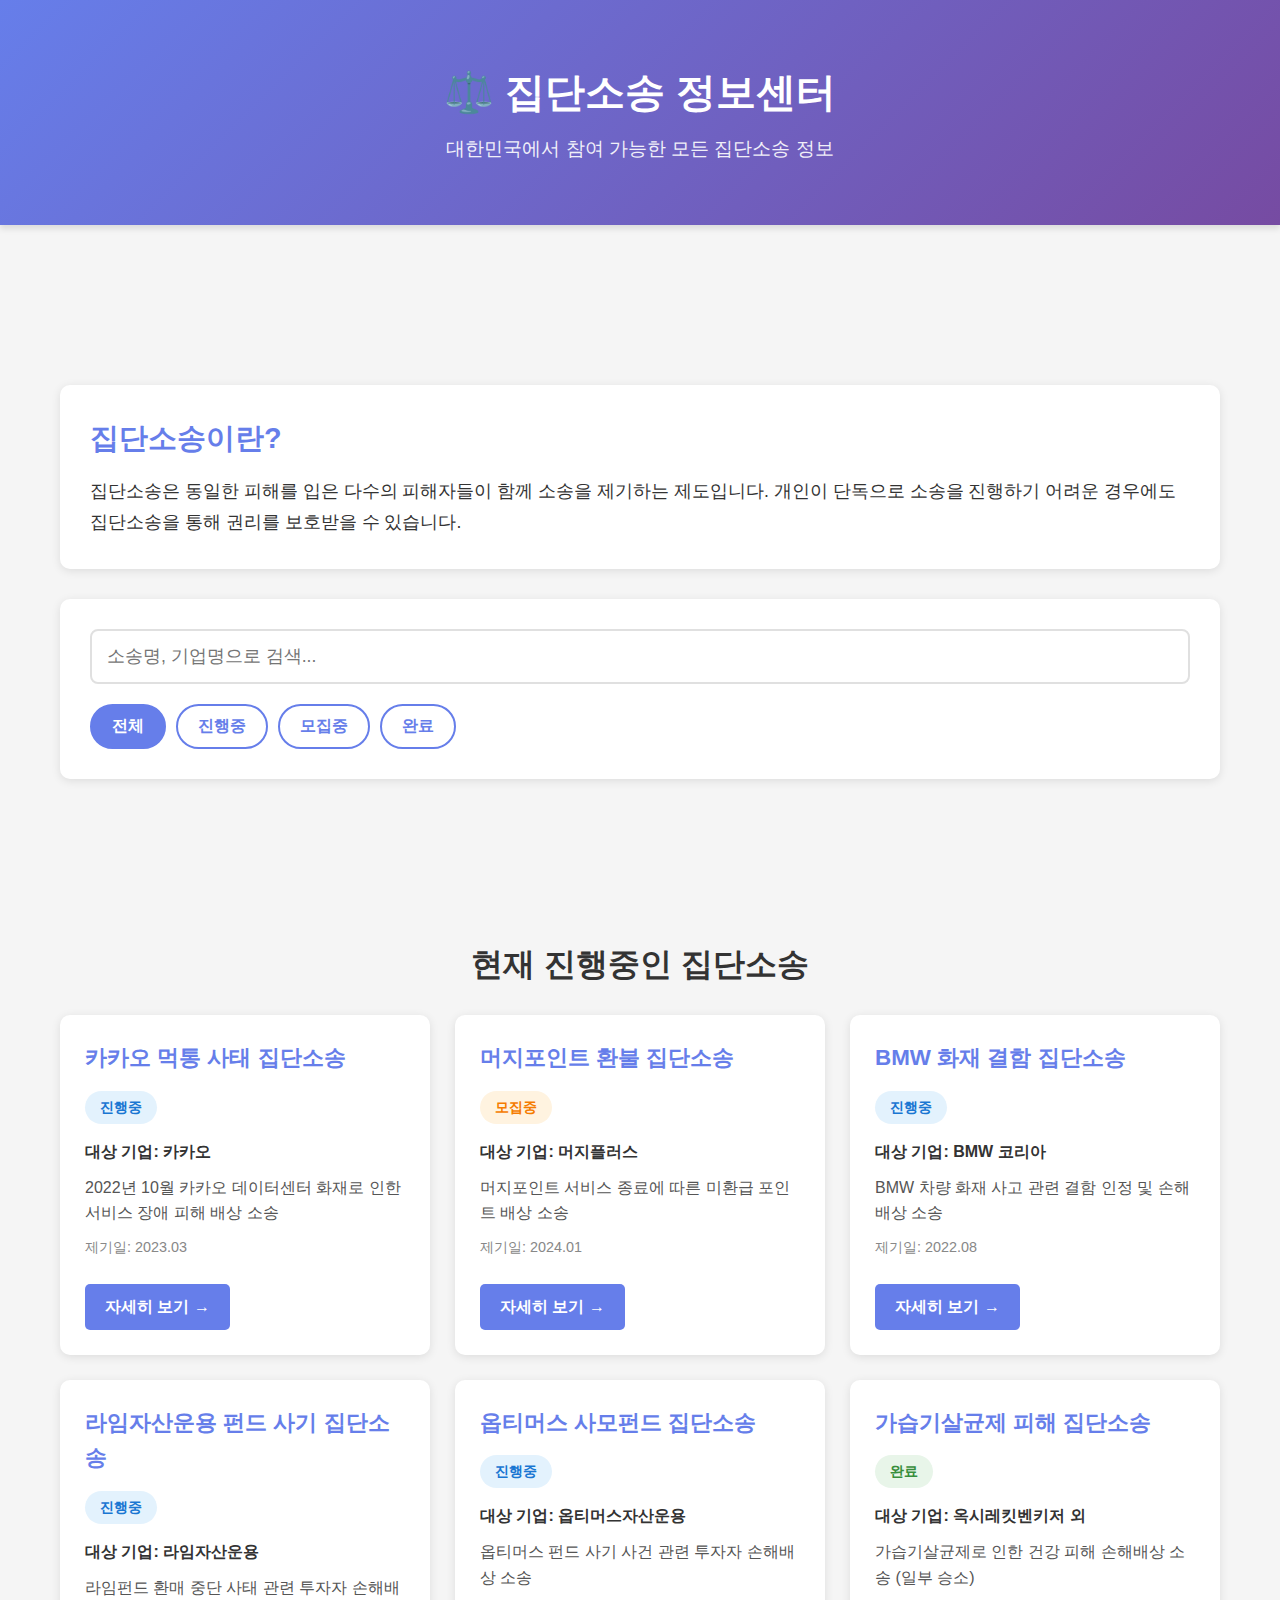
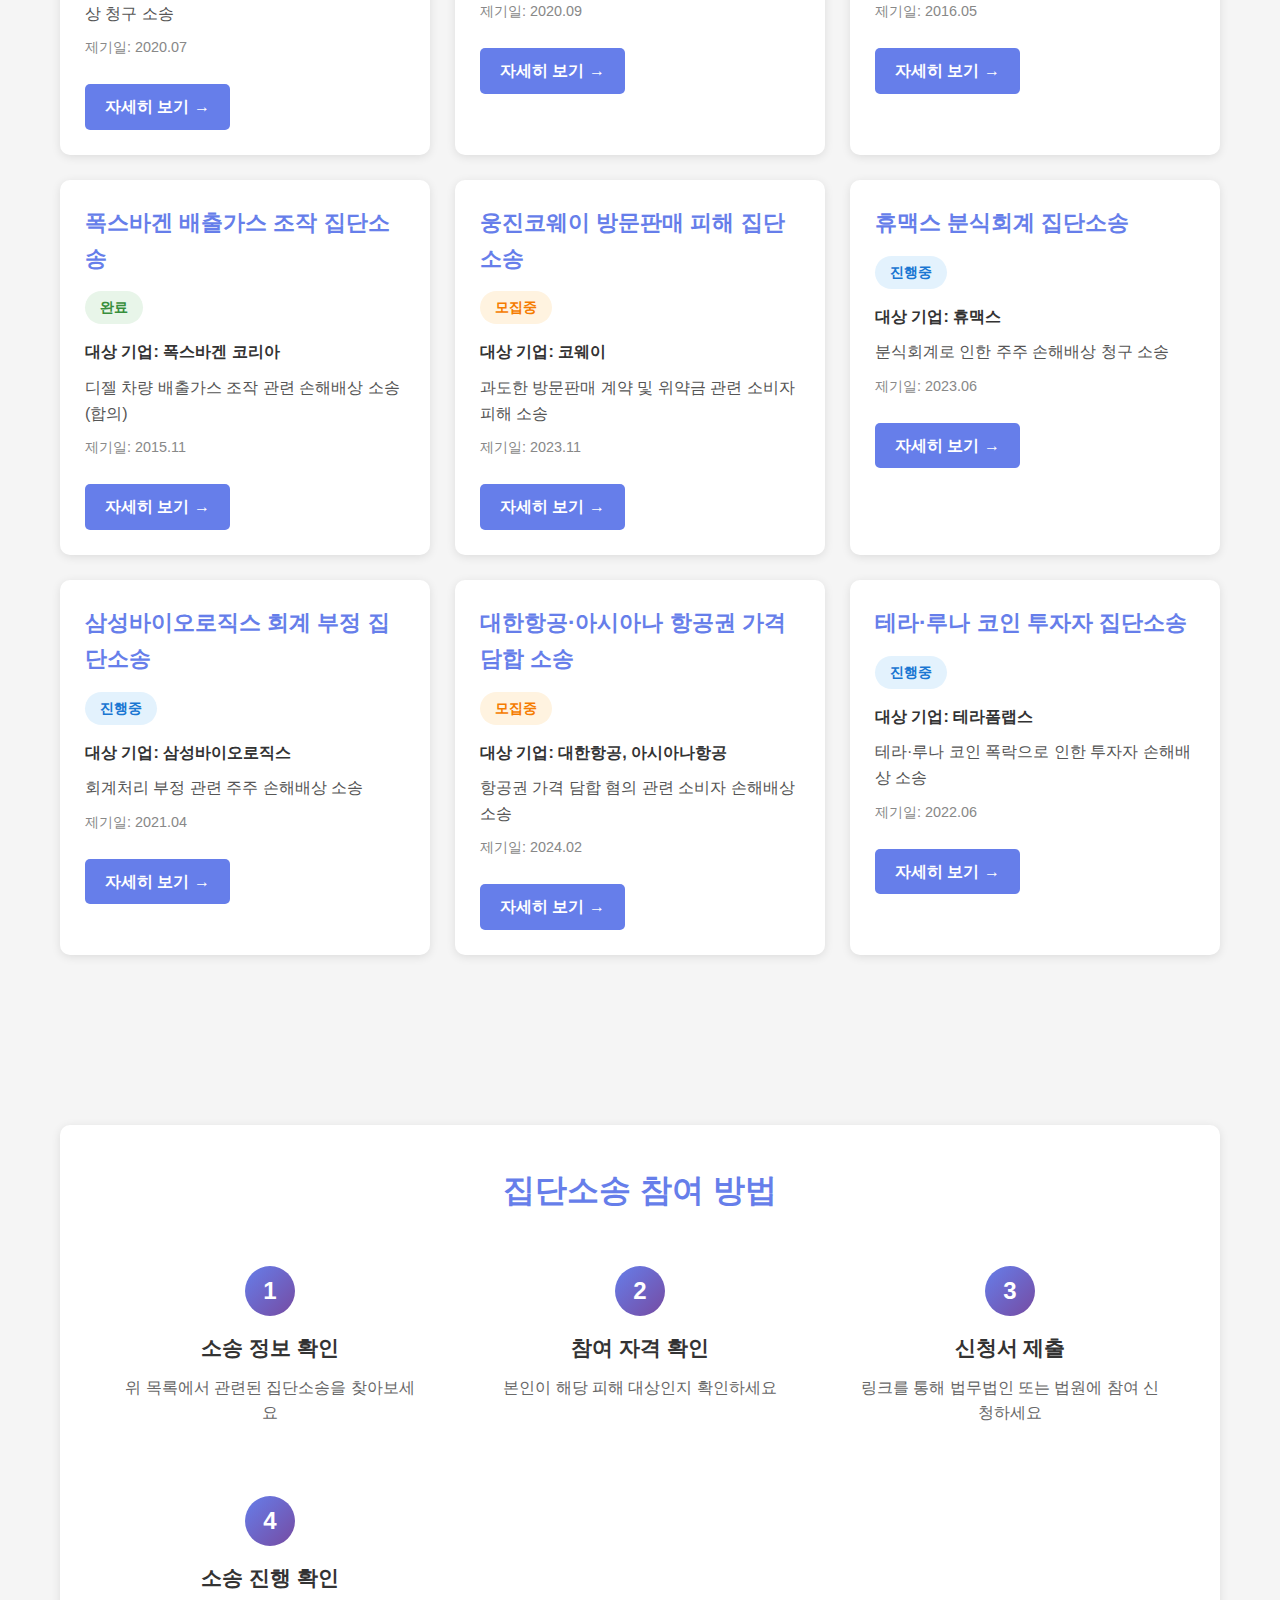
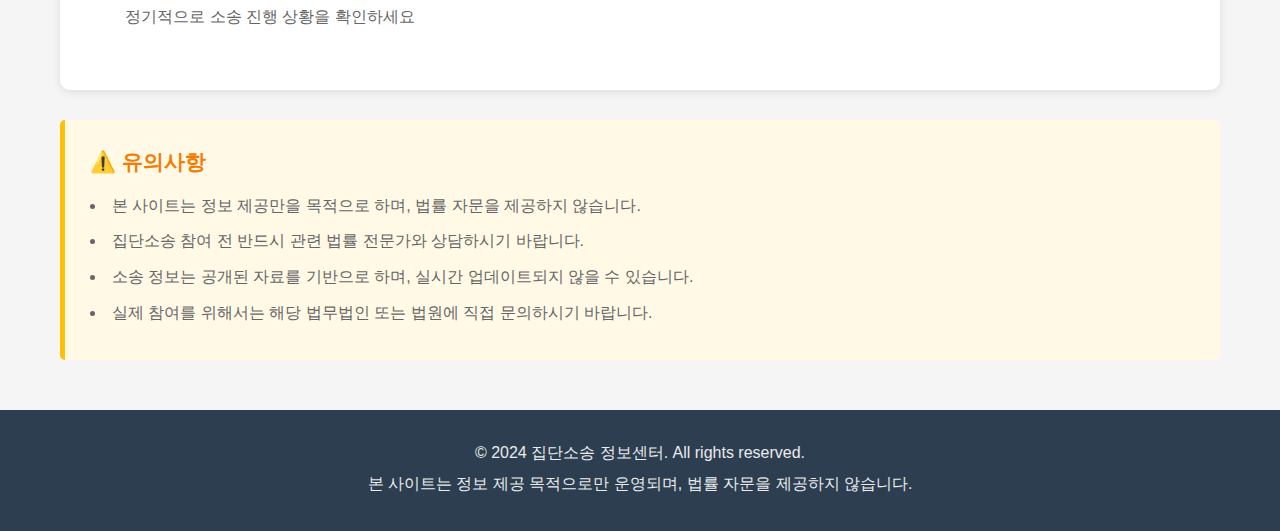
<file: index.html>
<!DOCTYPE html>
<html lang="ko">
<head>
    <meta charset="UTF-8">
    <meta name="viewport" content="width=device-width, initial-scale=1.0">
    <meta name="description" content="대한민국 집단소송 정보 - 참여 가능한 모든 집단소송 정보를 한 곳에서">
    <meta name="keywords" content="집단소송, 소비자소송, 법률정보, 손해배상, 대한민국">
    <title>집단소송 정보센터 | 대한민국 집단소송 통합 정보</title>
    <link rel="stylesheet" href="styles.css">

    <!-- Google AdSense -->
    <script async src="https://pagead2.googlesyndication.com/pagead/js/adsbygoogle.js?client=ca-pub-XXXXXXXXXXXXXXXX"
     crossorigin="anonymous"></script>
</head>
<body>
    <header>
        <div class="container">
            <h1>⚖️ 집단소송 정보센터</h1>
            <p class="subtitle">대한민국에서 참여 가능한 모든 집단소송 정보</p>
        </div>
    </header>

    <!-- AdSense 광고 영역 1 (상단) -->
    <div class="ad-container">
        <ins class="adsbygoogle"
             style="display:block"
             data-ad-client="ca-pub-XXXXXXXXXXXXXXXX"
             data-ad-slot="XXXXXXXXXX"
             data-ad-format="auto"
             data-full-width-responsive="true"></ins>
        <script>
             (adsbygoogle = window.adsbygoogle || []).push({});
        </script>
    </div>

    <main class="container">
        <section class="intro">
            <h2>집단소송이란?</h2>
            <p>집단소송은 동일한 피해를 입은 다수의 피해자들이 함께 소송을 제기하는 제도입니다.
            개인이 단독으로 소송을 진행하기 어려운 경우에도 집단소송을 통해 권리를 보호받을 수 있습니다.</p>
        </section>

        <section class="search-section">
            <input type="text" id="searchInput" placeholder="소송명, 기업명으로 검색..." class="search-box">
            <div class="filter-buttons">
                <button class="filter-btn active" data-category="all">전체</button>
                <button class="filter-btn" data-category="진행중">진행중</button>
                <button class="filter-btn" data-category="모집중">모집중</button>
                <button class="filter-btn" data-category="완료">완료</button>
            </div>
        </section>

        <!-- AdSense 광고 영역 2 (중간) -->
        <div class="ad-container">
            <ins class="adsbygoogle"
                 style="display:block"
                 data-ad-client="ca-pub-XXXXXXXXXXXXXXXX"
                 data-ad-slot="XXXXXXXXXX"
                 data-ad-format="auto"
                 data-full-width-responsive="true"></ins>
            <script>
                 (adsbygoogle = window.adsbygoogle || []).push({});
            </script>
        </div>

        <section class="lawsuits-section">
            <h2>현재 진행중인 집단소송</h2>
            <div id="lawsuitsList" class="lawsuits-grid">
                <!-- JavaScript로 동적 생성 -->
            </div>
        </section>

        <!-- AdSense 광고 영역 3 (하단) -->
        <div class="ad-container">
            <ins class="adsbygoogle"
                 style="display:block"
                 data-ad-client="ca-pub-XXXXXXXXXXXXXXXX"
                 data-ad-slot="XXXXXXXXXX"
                 data-ad-format="auto"
                 data-full-width-responsive="true"></ins>
            <script>
                 (adsbygoogle = window.adsbygoogle || []).push({});
            </script>
        </div>

        <section class="info-section">
            <h2>집단소송 참여 방법</h2>
            <div class="steps">
                <div class="step">
                    <div class="step-number">1</div>
                    <h3>소송 정보 확인</h3>
                    <p>위 목록에서 관련된 집단소송을 찾아보세요</p>
                </div>
                <div class="step">
                    <div class="step-number">2</div>
                    <h3>참여 자격 확인</h3>
                    <p>본인이 해당 피해 대상인지 확인하세요</p>
                </div>
                <div class="step">
                    <div class="step-number">3</div>
                    <h3>신청서 제출</h3>
                    <p>링크를 통해 법무법인 또는 법원에 참여 신청하세요</p>
                </div>
                <div class="step">
                    <div class="step-number">4</div>
                    <h3>소송 진행 확인</h3>
                    <p>정기적으로 소송 진행 상황을 확인하세요</p>
                </div>
            </div>
        </section>

        <section class="notice">
            <h3>⚠️ 유의사항</h3>
            <ul>
                <li>본 사이트는 정보 제공만을 목적으로 하며, 법률 자문을 제공하지 않습니다.</li>
                <li>집단소송 참여 전 반드시 관련 법률 전문가와 상담하시기 바랍니다.</li>
                <li>소송 정보는 공개된 자료를 기반으로 하며, 실시간 업데이트되지 않을 수 있습니다.</li>
                <li>실제 참여를 위해서는 해당 법무법인 또는 법원에 직접 문의하시기 바랍니다.</li>
            </ul>
        </section>
    </main>

    <footer>
        <div class="container">
            <p>&copy; 2024 집단소송 정보센터. All rights reserved.</p>
            <p>본 사이트는 정보 제공 목적으로만 운영되며, 법률 자문을 제공하지 않습니다.</p>
        </div>
    </footer>

    <script src="script.js"></script>
</body>
</html>
</file>
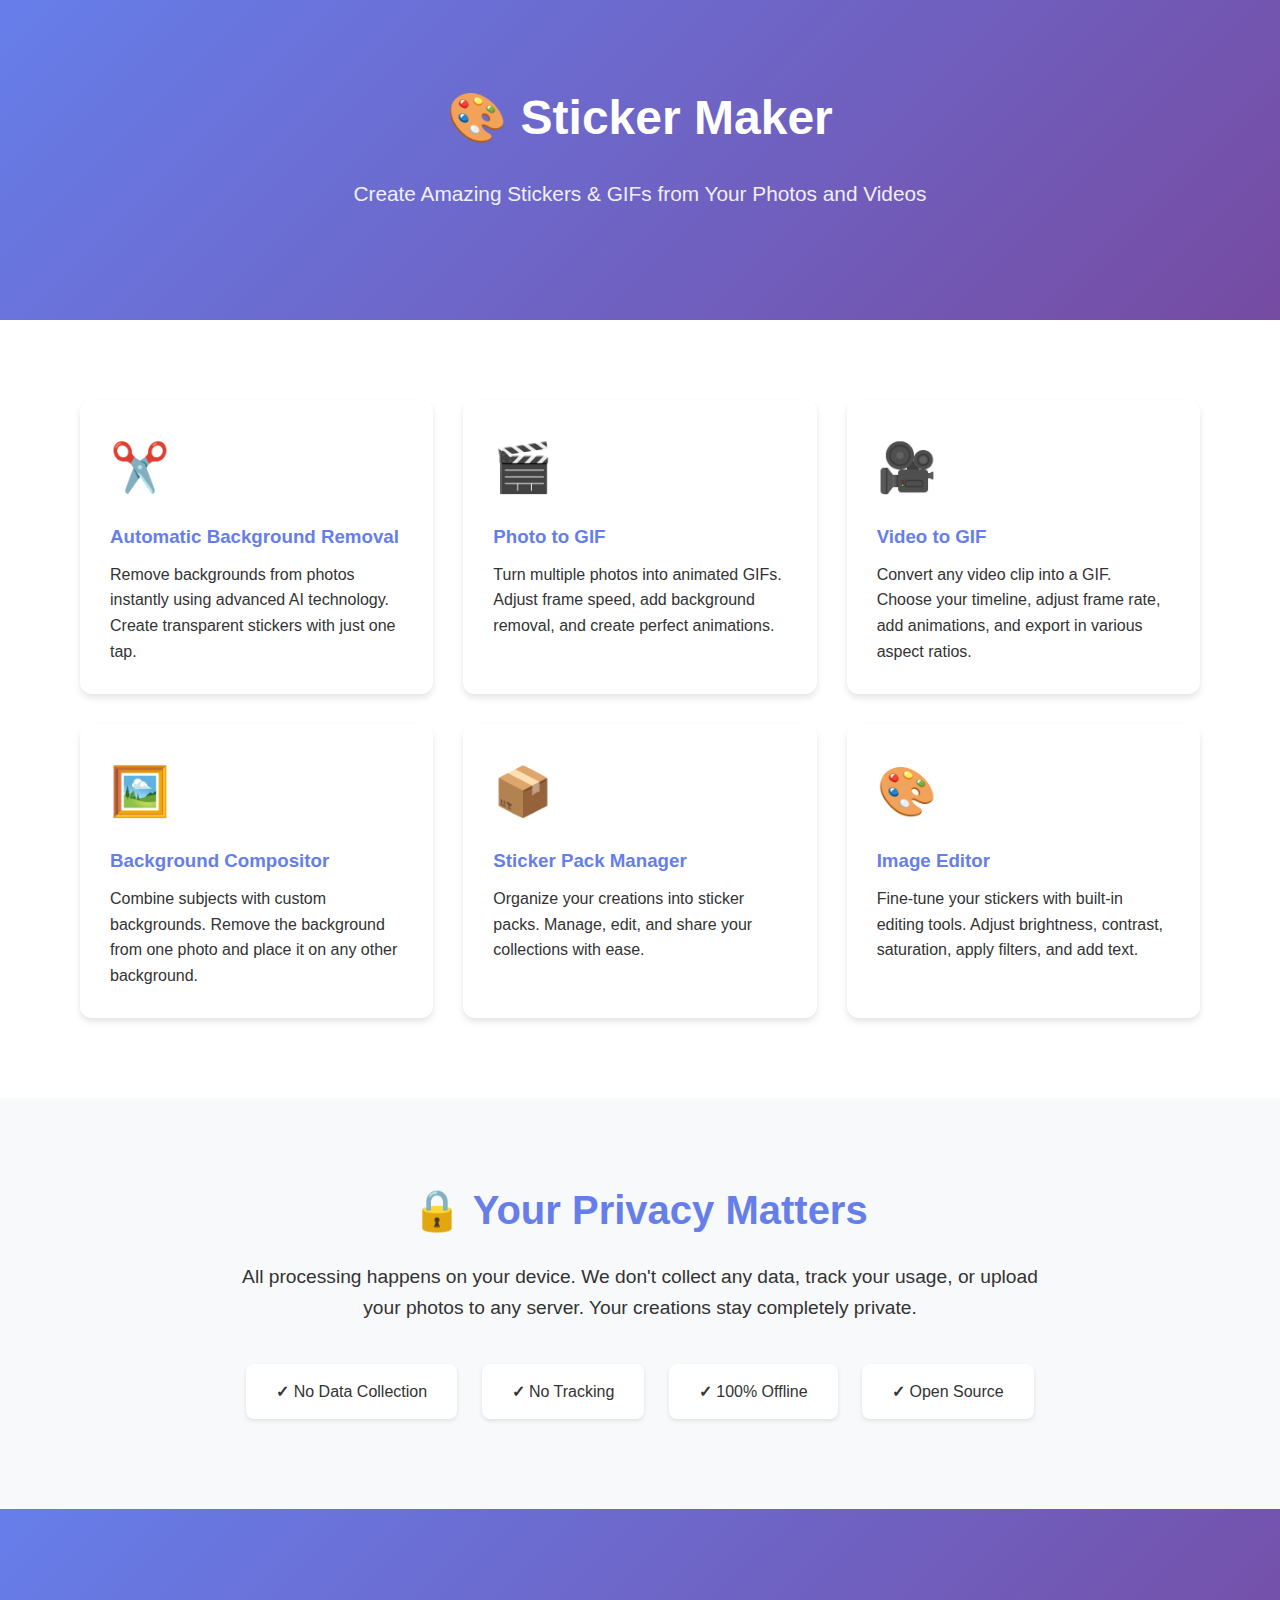
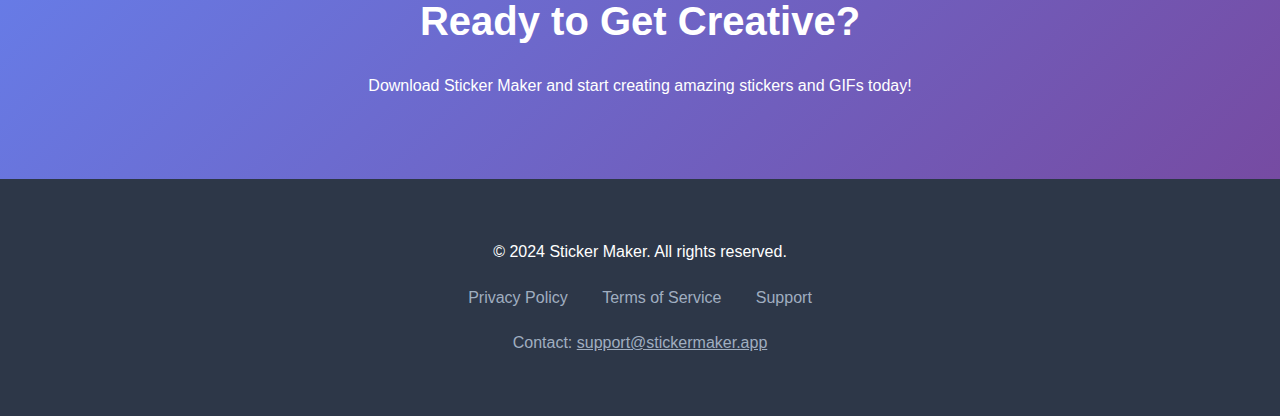
<file: docs/index.html>
<!DOCTYPE html>
<html lang="en">
<head>
    <meta charset="UTF-8">
    <meta name="viewport" content="width=device-width, initial-scale=1.0">
    <title>Sticker Maker - Create Amazing Stickers & GIFs</title>
    <meta name="description" content="Create beautiful stickers and GIFs from your photos and videos. Remove backgrounds, create animations, and manage your sticker collections - all with complete privacy.">
    <style>
        * {
            margin: 0;
            padding: 0;
            box-sizing: border-box;
        }
        body {
            font-family: -apple-system, BlinkMacSystemFont, 'Segoe UI', Roboto, Oxygen, Ubuntu, Cantarell, sans-serif;
            line-height: 1.6;
            color: #333;
        }
        .header {
            background: linear-gradient(135deg, #667eea 0%, #764ba2 100%);
            color: white;
            padding: 80px 20px;
            text-align: center;
        }
        .header h1 {
            font-size: 3em;
            margin-bottom: 20px;
        }
        .header p {
            font-size: 1.3em;
            margin-bottom: 30px;
            opacity: 0.9;
        }
        .app-badge {
            display: inline-block;
            margin: 10px;
        }
        .container {
            max-width: 1200px;
            margin: 0 auto;
            padding: 20px;
        }
        .features {
            display: grid;
            grid-template-columns: repeat(auto-fit, minmax(280px, 1fr));
            gap: 30px;
            padding: 60px 20px;
        }
        .feature-card {
            background: white;
            padding: 30px;
            border-radius: 12px;
            box-shadow: 0 4px 6px rgba(0,0,0,0.1);
            transition: transform 0.3s ease;
        }
        .feature-card:hover {
            transform: translateY(-5px);
            box-shadow: 0 6px 12px rgba(0,0,0,0.15);
        }
        .feature-icon {
            font-size: 3em;
            margin-bottom: 15px;
        }
        .feature-card h3 {
            color: #667eea;
            margin-bottom: 10px;
        }
        .privacy-section {
            background-color: #f8f9fa;
            padding: 60px 20px;
            text-align: center;
        }
        .privacy-section h2 {
            color: #667eea;
            font-size: 2.5em;
            margin-bottom: 20px;
        }
        .privacy-section p {
            font-size: 1.2em;
            max-width: 800px;
            margin: 0 auto 30px;
        }
        .privacy-badge {
            display: inline-block;
            background: white;
            padding: 15px 30px;
            margin: 10px;
            border-radius: 8px;
            box-shadow: 0 2px 4px rgba(0,0,0,0.1);
        }
        .footer {
            background-color: #2d3748;
            color: white;
            padding: 40px 20px;
            text-align: center;
        }
        .footer-links {
            margin: 20px 0;
        }
        .footer-links a {
            color: #a0aec0;
            text-decoration: none;
            margin: 0 15px;
            transition: color 0.3s ease;
        }
        .footer-links a:hover {
            color: white;
        }
        .cta-section {
            background: linear-gradient(135deg, #667eea 0%, #764ba2 100%);
            color: white;
            padding: 60px 20px;
            text-align: center;
        }
        .cta-section h2 {
            font-size: 2.5em;
            margin-bottom: 20px;
        }
        .cta-button {
            display: inline-block;
            background: white;
            color: #667eea;
            padding: 15px 40px;
            border-radius: 30px;
            text-decoration: none;
            font-weight: bold;
            font-size: 1.2em;
            margin-top: 20px;
            transition: transform 0.3s ease;
        }
        .cta-button:hover {
            transform: scale(1.05);
        }
        @media (max-width: 768px) {
            .header h1 {
                font-size: 2em;
            }
            .header p {
                font-size: 1.1em;
            }
            .features {
                grid-template-columns: 1fr;
            }
        }
    </style>
</head>
<body>
    <div class="header">
        <h1>🎨 Sticker Maker</h1>
        <p>Create Amazing Stickers & GIFs from Your Photos and Videos</p>
        <!-- App Store badge placeholder - replace with actual link when published -->
        <!-- <a href="#" class="app-badge">
            <img src="app-store-badge.svg" alt="Download on the App Store" height="50">
        </a> -->
    </div>

    <div class="container">
        <div class="features">
            <div class="feature-card">
                <div class="feature-icon">✂️</div>
                <h3>Automatic Background Removal</h3>
                <p>Remove backgrounds from photos instantly using advanced AI technology. Create transparent stickers with just one tap.</p>
            </div>

            <div class="feature-card">
                <div class="feature-icon">🎬</div>
                <h3>Photo to GIF</h3>
                <p>Turn multiple photos into animated GIFs. Adjust frame speed, add background removal, and create perfect animations.</p>
            </div>

            <div class="feature-card">
                <div class="feature-icon">🎥</div>
                <h3>Video to GIF</h3>
                <p>Convert any video clip into a GIF. Choose your timeline, adjust frame rate, add animations, and export in various aspect ratios.</p>
            </div>

            <div class="feature-card">
                <div class="feature-icon">🖼️</div>
                <h3>Background Compositor</h3>
                <p>Combine subjects with custom backgrounds. Remove the background from one photo and place it on any other background.</p>
            </div>

            <div class="feature-card">
                <div class="feature-icon">📦</div>
                <h3>Sticker Pack Manager</h3>
                <p>Organize your creations into sticker packs. Manage, edit, and share your collections with ease.</p>
            </div>

            <div class="feature-card">
                <div class="feature-icon">🎨</div>
                <h3>Image Editor</h3>
                <p>Fine-tune your stickers with built-in editing tools. Adjust brightness, contrast, saturation, apply filters, and add text.</p>
            </div>
        </div>
    </div>

    <div class="privacy-section">
        <div class="container">
            <h2>🔒 Your Privacy Matters</h2>
            <p>All processing happens on your device. We don't collect any data, track your usage, or upload your photos to any server. Your creations stay completely private.</p>
            <div>
                <div class="privacy-badge">
                    <strong>✓</strong> No Data Collection
                </div>
                <div class="privacy-badge">
                    <strong>✓</strong> No Tracking
                </div>
                <div class="privacy-badge">
                    <strong>✓</strong> 100% Offline
                </div>
                <div class="privacy-badge">
                    <strong>✓</strong> Open Source
                </div>
            </div>
        </div>
    </div>

    <div class="cta-section">
        <div class="container">
            <h2>Ready to Get Creative?</h2>
            <p>Download Sticker Maker and start creating amazing stickers and GIFs today!</p>
            <!-- App Store link placeholder -->
            <!-- <a href="#" class="cta-button">Download Now</a> -->
        </div>
    </div>

    <div class="footer">
        <div class="container">
            <p>&copy; 2024 Sticker Maker. All rights reserved.</p>
            <div class="footer-links">
                <a href="privacy-policy.html">Privacy Policy</a>
                <a href="terms-of-service.html">Terms of Service</a>
                <a href="support.html">Support</a>
            </div>
            <p style="margin-top: 20px; color: #a0aec0;">
                Contact: <a href="mailto:support@stickermaker.app" style="color: #a0aec0;">support@stickermaker.app</a>
            </p>
        </div>
    </div>
</body>
</html>
</file>
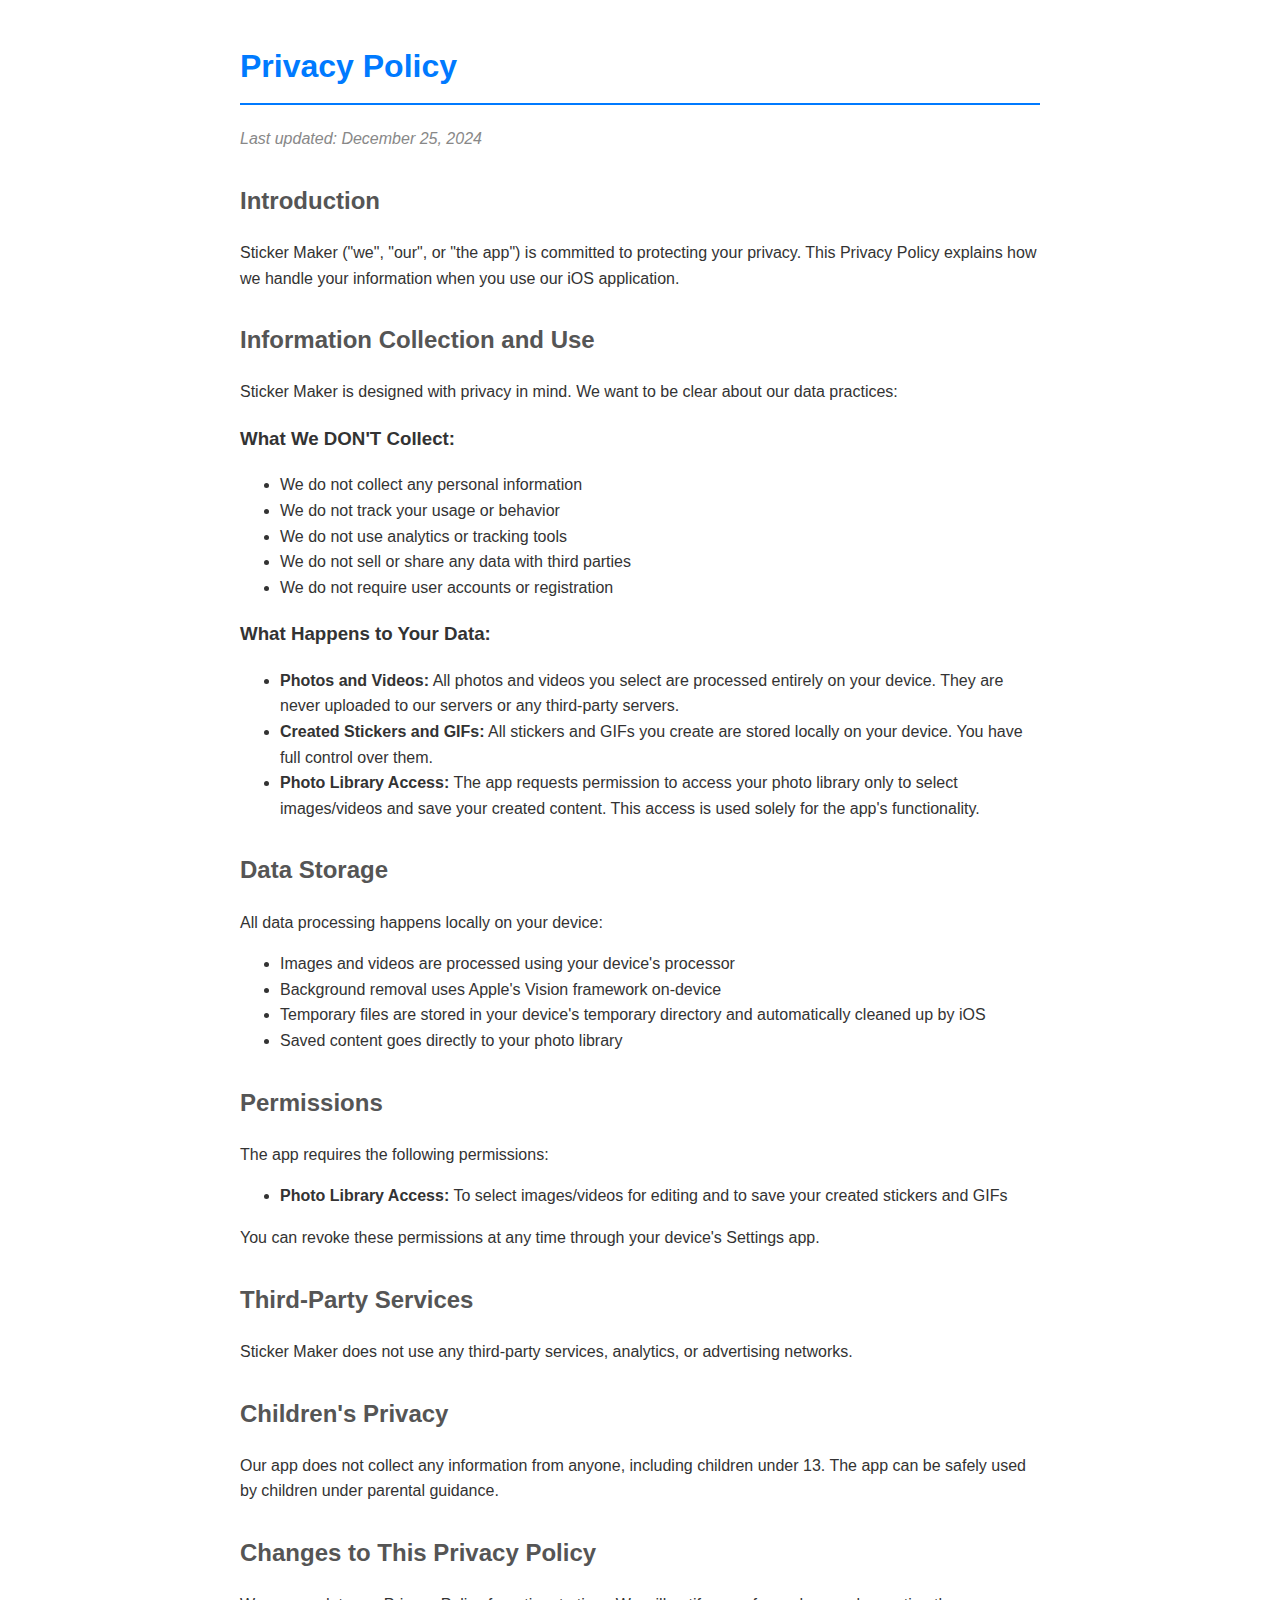
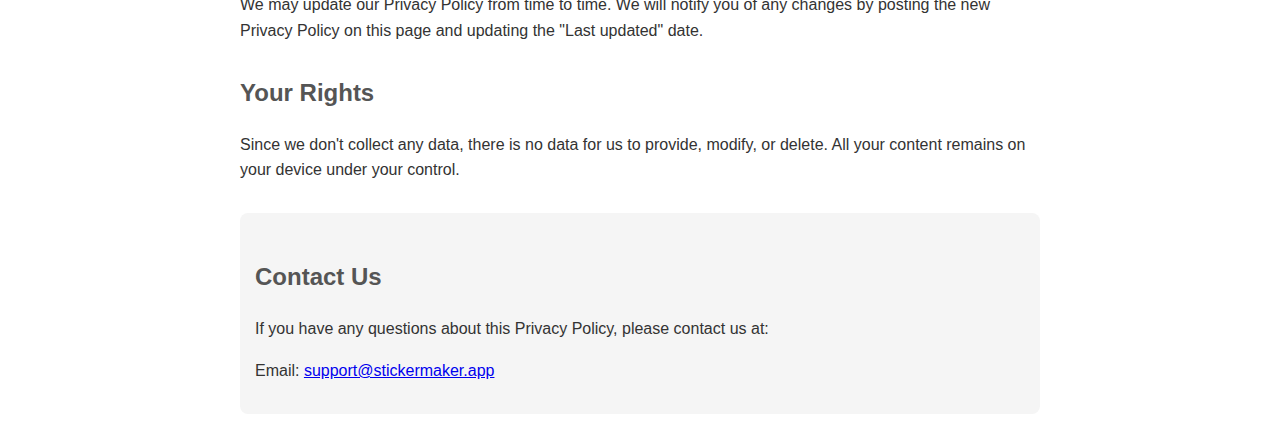
<file: docs/privacy-policy.html>
<!DOCTYPE html>
<html lang="en">
<head>
    <meta charset="UTF-8">
    <meta name="viewport" content="width=device-width, initial-scale=1.0">
    <title>Privacy Policy - Sticker Maker</title>
    <style>
        body {
            font-family: -apple-system, BlinkMacSystemFont, 'Segoe UI', Roboto, Oxygen, Ubuntu, Cantarell, sans-serif;
            line-height: 1.6;
            max-width: 800px;
            margin: 0 auto;
            padding: 20px;
            color: #333;
        }
        h1 {
            color: #007AFF;
            border-bottom: 2px solid #007AFF;
            padding-bottom: 10px;
        }
        h2 {
            color: #555;
            margin-top: 30px;
        }
        .last-updated {
            color: #888;
            font-style: italic;
        }
        .contact {
            background-color: #f5f5f5;
            padding: 15px;
            border-radius: 8px;
            margin-top: 30px;
        }
    </style>
</head>
<body>
    <h1>Privacy Policy</h1>
    <p class="last-updated">Last updated: December 25, 2024</p>

    <h2>Introduction</h2>
    <p>Sticker Maker ("we", "our", or "the app") is committed to protecting your privacy. This Privacy Policy explains how we handle your information when you use our iOS application.</p>

    <h2>Information Collection and Use</h2>
    <p>Sticker Maker is designed with privacy in mind. We want to be clear about our data practices:</p>
    
    <h3>What We DON'T Collect:</h3>
    <ul>
        <li>We do not collect any personal information</li>
        <li>We do not track your usage or behavior</li>
        <li>We do not use analytics or tracking tools</li>
        <li>We do not sell or share any data with third parties</li>
        <li>We do not require user accounts or registration</li>
    </ul>

    <h3>What Happens to Your Data:</h3>
    <ul>
        <li><strong>Photos and Videos:</strong> All photos and videos you select are processed entirely on your device. They are never uploaded to our servers or any third-party servers.</li>
        <li><strong>Created Stickers and GIFs:</strong> All stickers and GIFs you create are stored locally on your device. You have full control over them.</li>
        <li><strong>Photo Library Access:</strong> The app requests permission to access your photo library only to select images/videos and save your created content. This access is used solely for the app's functionality.</li>
    </ul>

    <h2>Data Storage</h2>
    <p>All data processing happens locally on your device:</p>
    <ul>
        <li>Images and videos are processed using your device's processor</li>
        <li>Background removal uses Apple's Vision framework on-device</li>
        <li>Temporary files are stored in your device's temporary directory and automatically cleaned up by iOS</li>
        <li>Saved content goes directly to your photo library</li>
    </ul>

    <h2>Permissions</h2>
    <p>The app requires the following permissions:</p>
    <ul>
        <li><strong>Photo Library Access:</strong> To select images/videos for editing and to save your created stickers and GIFs</li>
    </ul>
    <p>You can revoke these permissions at any time through your device's Settings app.</p>

    <h2>Third-Party Services</h2>
    <p>Sticker Maker does not use any third-party services, analytics, or advertising networks.</p>

    <h2>Children's Privacy</h2>
    <p>Our app does not collect any information from anyone, including children under 13. The app can be safely used by children under parental guidance.</p>

    <h2>Changes to This Privacy Policy</h2>
    <p>We may update our Privacy Policy from time to time. We will notify you of any changes by posting the new Privacy Policy on this page and updating the "Last updated" date.</p>

    <h2>Your Rights</h2>
    <p>Since we don't collect any data, there is no data for us to provide, modify, or delete. All your content remains on your device under your control.</p>

    <div class="contact">
        <h2>Contact Us</h2>
        <p>If you have any questions about this Privacy Policy, please contact us at:</p>
        <p>Email: <a href="mailto:support@stickermaker.app">support@stickermaker.app</a></p>
    </div>
</body>
</html>
</file>
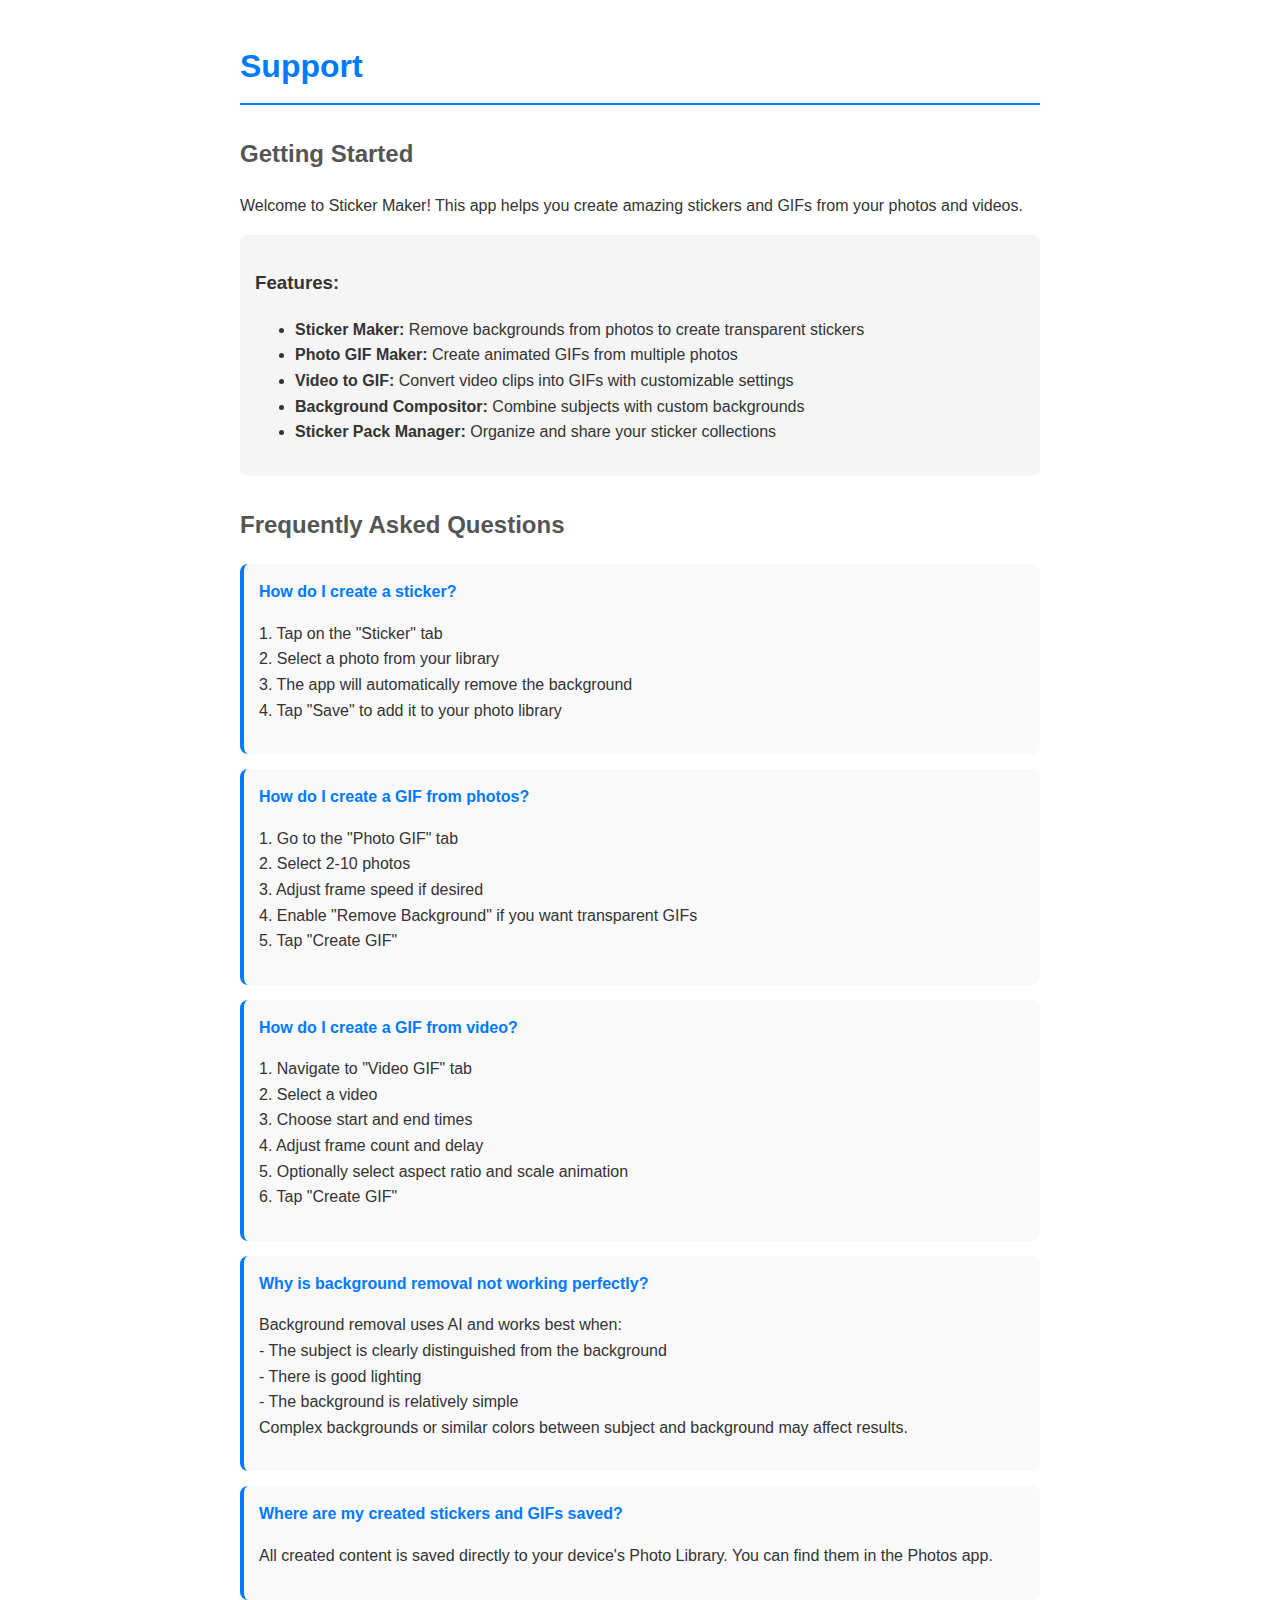
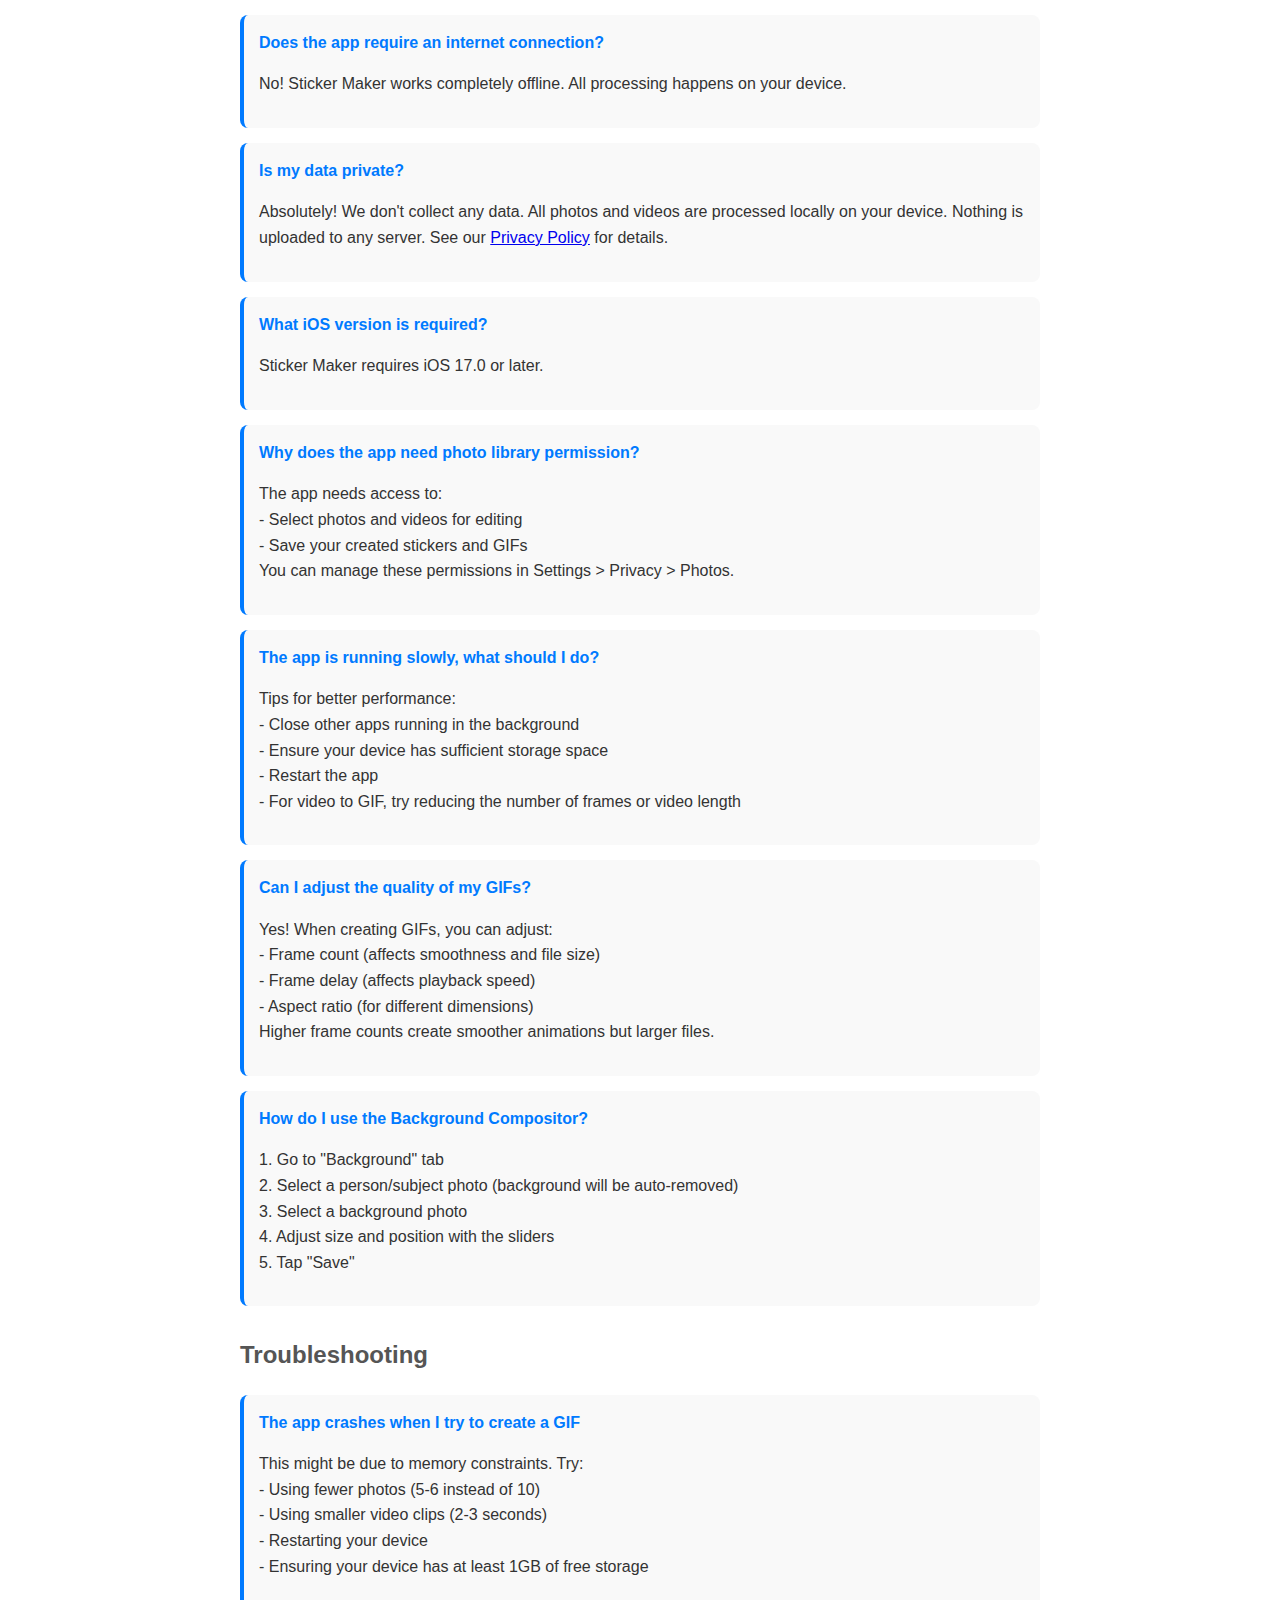
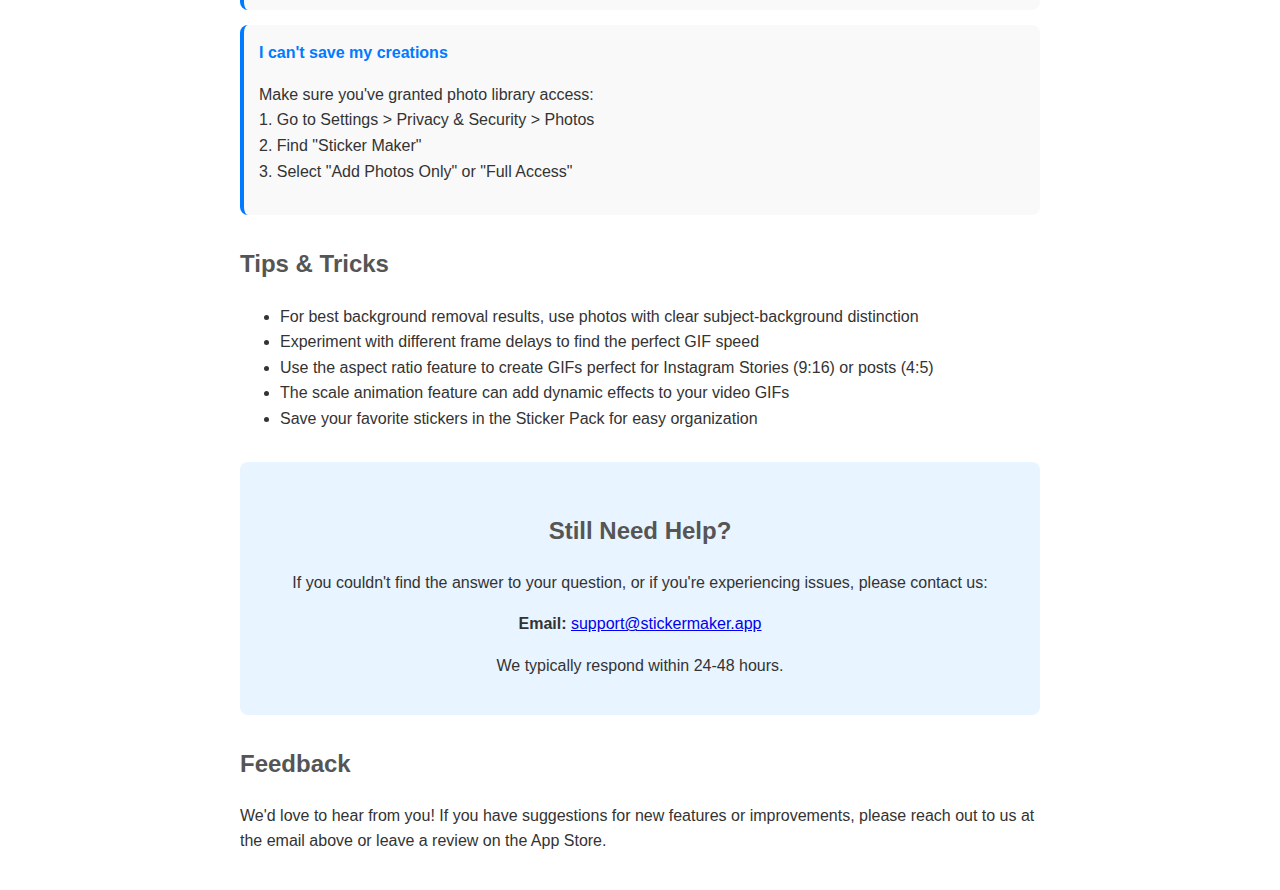
<file: docs/support.html>
<!DOCTYPE html>
<html lang="en">
<head>
    <meta charset="UTF-8">
    <meta name="viewport" content="width=device-width, initial-scale=1.0">
    <title>Support - Sticker Maker</title>
    <style>
        body {
            font-family: -apple-system, BlinkMacSystemFont, 'Segoe UI', Roboto, Oxygen, Ubuntu, Cantarell, sans-serif;
            line-height: 1.6;
            max-width: 800px;
            margin: 0 auto;
            padding: 20px;
            color: #333;
        }
        h1 {
            color: #007AFF;
            border-bottom: 2px solid #007AFF;
            padding-bottom: 10px;
        }
        h2 {
            color: #555;
            margin-top: 30px;
        }
        .faq-item {
            background-color: #f9f9f9;
            padding: 15px;
            margin: 15px 0;
            border-radius: 8px;
            border-left: 4px solid #007AFF;
        }
        .faq-question {
            font-weight: bold;
            color: #007AFF;
            margin-bottom: 8px;
        }
        .contact-box {
            background-color: #e8f4ff;
            padding: 20px;
            border-radius: 8px;
            margin-top: 30px;
            text-align: center;
        }
        .feature-list {
            background-color: #f5f5f5;
            padding: 15px;
            border-radius: 8px;
        }
        code {
            background-color: #f0f0f0;
            padding: 2px 6px;
            border-radius: 3px;
            font-family: 'Monaco', 'Menlo', monospace;
        }
    </style>
</head>
<body>
    <h1>Support</h1>

    <h2>Getting Started</h2>
    <p>Welcome to Sticker Maker! This app helps you create amazing stickers and GIFs from your photos and videos.</p>

    <div class="feature-list">
        <h3>Features:</h3>
        <ul>
            <li><strong>Sticker Maker:</strong> Remove backgrounds from photos to create transparent stickers</li>
            <li><strong>Photo GIF Maker:</strong> Create animated GIFs from multiple photos</li>
            <li><strong>Video to GIF:</strong> Convert video clips into GIFs with customizable settings</li>
            <li><strong>Background Compositor:</strong> Combine subjects with custom backgrounds</li>
            <li><strong>Sticker Pack Manager:</strong> Organize and share your sticker collections</li>
        </ul>
    </div>

    <h2>Frequently Asked Questions</h2>

    <div class="faq-item">
        <div class="faq-question">How do I create a sticker?</div>
        <p>1. Tap on the "Sticker" tab<br>
        2. Select a photo from your library<br>
        3. The app will automatically remove the background<br>
        4. Tap "Save" to add it to your photo library</p>
    </div>

    <div class="faq-item">
        <div class="faq-question">How do I create a GIF from photos?</div>
        <p>1. Go to the "Photo GIF" tab<br>
        2. Select 2-10 photos<br>
        3. Adjust frame speed if desired<br>
        4. Enable "Remove Background" if you want transparent GIFs<br>
        5. Tap "Create GIF"</p>
    </div>

    <div class="faq-item">
        <div class="faq-question">How do I create a GIF from video?</div>
        <p>1. Navigate to "Video GIF" tab<br>
        2. Select a video<br>
        3. Choose start and end times<br>
        4. Adjust frame count and delay<br>
        5. Optionally select aspect ratio and scale animation<br>
        6. Tap "Create GIF"</p>
    </div>

    <div class="faq-item">
        <div class="faq-question">Why is background removal not working perfectly?</div>
        <p>Background removal uses AI and works best when:<br>
        - The subject is clearly distinguished from the background<br>
        - There is good lighting<br>
        - The background is relatively simple<br>
        Complex backgrounds or similar colors between subject and background may affect results.</p>
    </div>

    <div class="faq-item">
        <div class="faq-question">Where are my created stickers and GIFs saved?</div>
        <p>All created content is saved directly to your device's Photo Library. You can find them in the Photos app.</p>
    </div>

    <div class="faq-item">
        <div class="faq-question">Does the app require an internet connection?</div>
        <p>No! Sticker Maker works completely offline. All processing happens on your device.</p>
    </div>

    <div class="faq-item">
        <div class="faq-question">Is my data private?</div>
        <p>Absolutely! We don't collect any data. All photos and videos are processed locally on your device. Nothing is uploaded to any server. See our <a href="privacy-policy.html">Privacy Policy</a> for details.</p>
    </div>

    <div class="faq-item">
        <div class="faq-question">What iOS version is required?</div>
        <p>Sticker Maker requires iOS 17.0 or later.</p>
    </div>

    <div class="faq-item">
        <div class="faq-question">Why does the app need photo library permission?</div>
        <p>The app needs access to:<br>
        - Select photos and videos for editing<br>
        - Save your created stickers and GIFs<br>
        You can manage these permissions in Settings > Privacy > Photos.</p>
    </div>

    <div class="faq-item">
        <div class="faq-question">The app is running slowly, what should I do?</div>
        <p>Tips for better performance:<br>
        - Close other apps running in the background<br>
        - Ensure your device has sufficient storage space<br>
        - Restart the app<br>
        - For video to GIF, try reducing the number of frames or video length</p>
    </div>

    <div class="faq-item">
        <div class="faq-question">Can I adjust the quality of my GIFs?</div>
        <p>Yes! When creating GIFs, you can adjust:<br>
        - Frame count (affects smoothness and file size)<br>
        - Frame delay (affects playback speed)<br>
        - Aspect ratio (for different dimensions)<br>
        Higher frame counts create smoother animations but larger files.</p>
    </div>

    <div class="faq-item">
        <div class="faq-question">How do I use the Background Compositor?</div>
        <p>1. Go to "Background" tab<br>
        2. Select a person/subject photo (background will be auto-removed)<br>
        3. Select a background photo<br>
        4. Adjust size and position with the sliders<br>
        5. Tap "Save"</p>
    </div>

    <h2>Troubleshooting</h2>
    
    <div class="faq-item">
        <div class="faq-question">The app crashes when I try to create a GIF</div>
        <p>This might be due to memory constraints. Try:<br>
        - Using fewer photos (5-6 instead of 10)<br>
        - Using smaller video clips (2-3 seconds)<br>
        - Restarting your device<br>
        - Ensuring your device has at least 1GB of free storage</p>
    </div>

    <div class="faq-item">
        <div class="faq-question">I can't save my creations</div>
        <p>Make sure you've granted photo library access:<br>
        1. Go to Settings > Privacy & Security > Photos<br>
        2. Find "Sticker Maker"<br>
        3. Select "Add Photos Only" or "Full Access"</p>
    </div>

    <h2>Tips & Tricks</h2>
    <ul>
        <li>For best background removal results, use photos with clear subject-background distinction</li>
        <li>Experiment with different frame delays to find the perfect GIF speed</li>
        <li>Use the aspect ratio feature to create GIFs perfect for Instagram Stories (9:16) or posts (4:5)</li>
        <li>The scale animation feature can add dynamic effects to your video GIFs</li>
        <li>Save your favorite stickers in the Sticker Pack for easy organization</li>
    </ul>

    <div class="contact-box">
        <h2>Still Need Help?</h2>
        <p>If you couldn't find the answer to your question, or if you're experiencing issues, please contact us:</p>
        <p><strong>Email:</strong> <a href="mailto:support@stickermaker.app">support@stickermaker.app</a></p>
        <p>We typically respond within 24-48 hours.</p>
    </div>

    <h2>Feedback</h2>
    <p>We'd love to hear from you! If you have suggestions for new features or improvements, please reach out to us at the email above or leave a review on the App Store.</p>

</body>
</html>
</file>
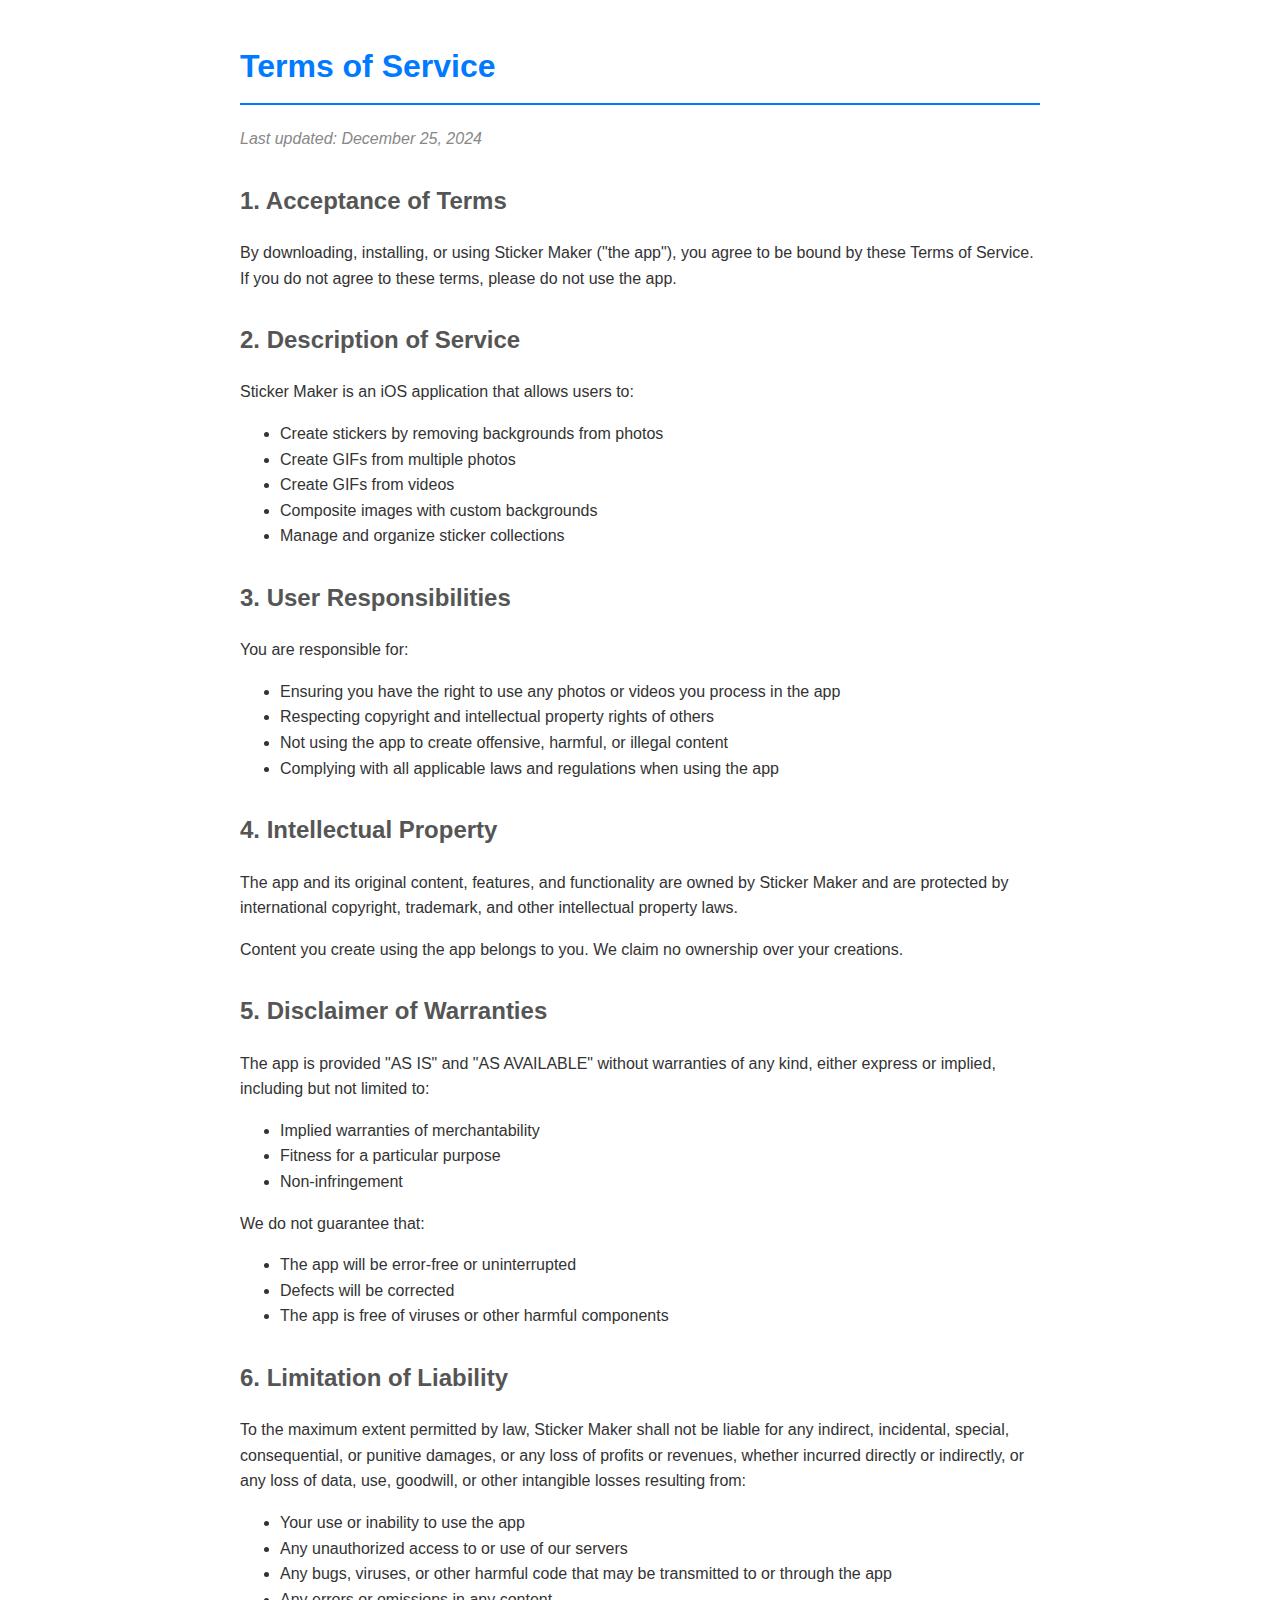
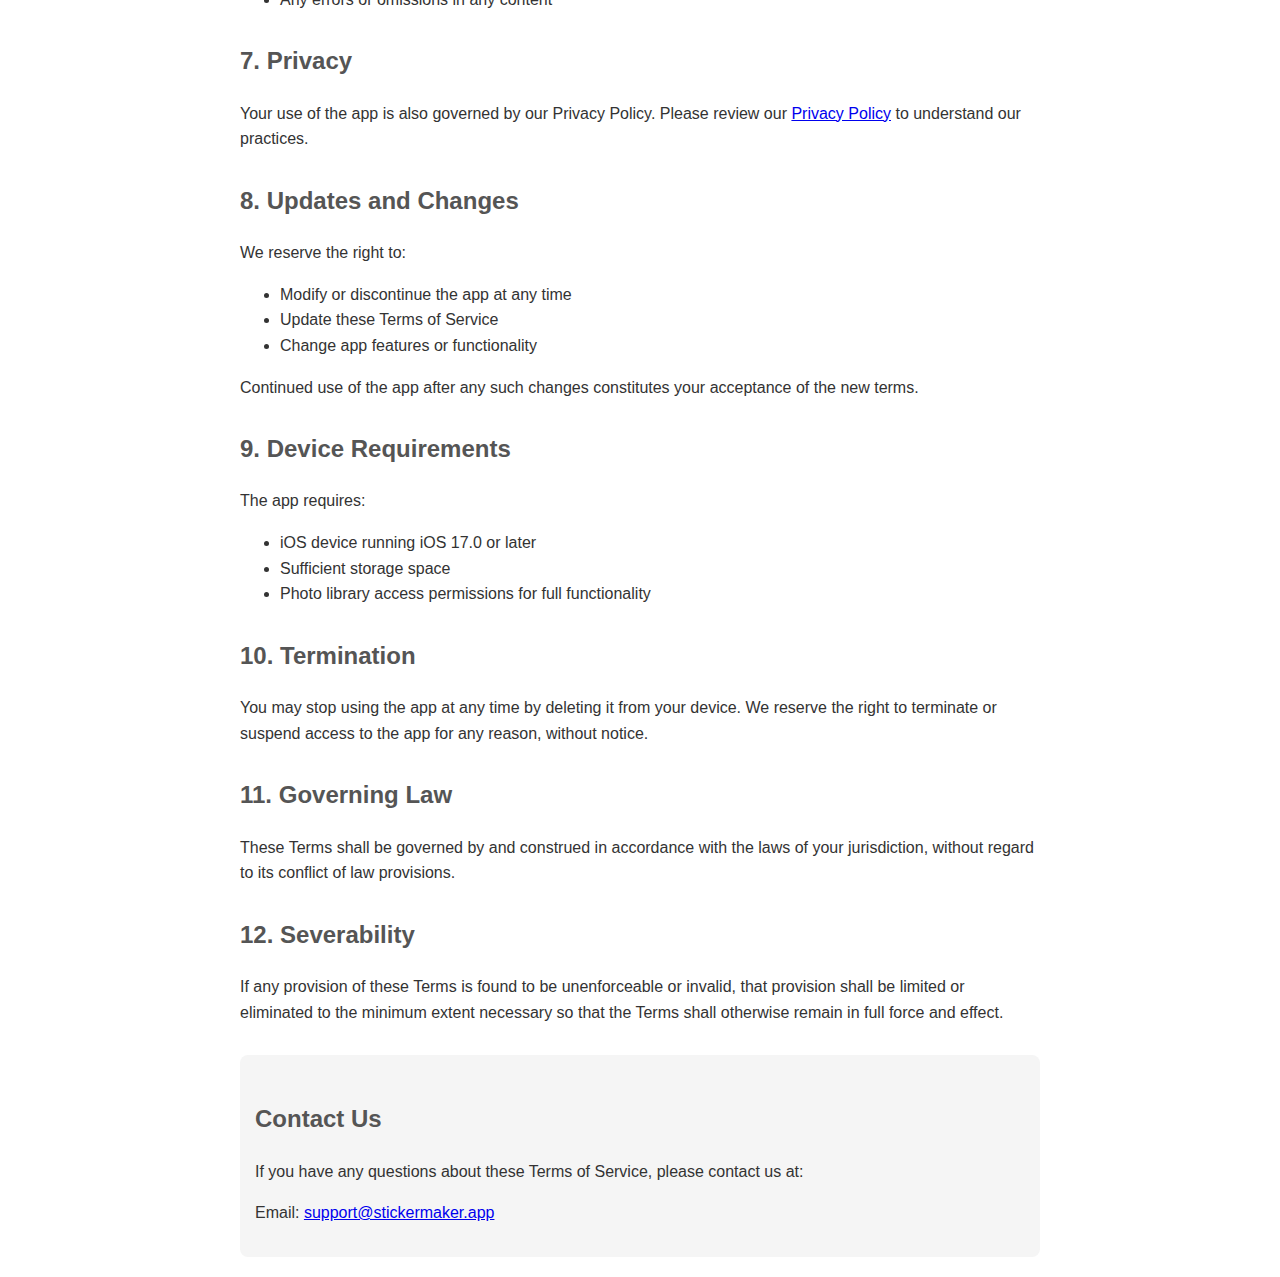
<file: docs/terms-of-service.html>
<!DOCTYPE html>
<html lang="en">
<head>
    <meta charset="UTF-8">
    <meta name="viewport" content="width=device-width, initial-scale=1.0">
    <title>Terms of Service - Sticker Maker</title>
    <style>
        body {
            font-family: -apple-system, BlinkMacSystemFont, 'Segoe UI', Roboto, Oxygen, Ubuntu, Cantarell, sans-serif;
            line-height: 1.6;
            max-width: 800px;
            margin: 0 auto;
            padding: 20px;
            color: #333;
        }
        h1 {
            color: #007AFF;
            border-bottom: 2px solid #007AFF;
            padding-bottom: 10px;
        }
        h2 {
            color: #555;
            margin-top: 30px;
        }
        .last-updated {
            color: #888;
            font-style: italic;
        }
        .contact {
            background-color: #f5f5f5;
            padding: 15px;
            border-radius: 8px;
            margin-top: 30px;
        }
    </style>
</head>
<body>
    <h1>Terms of Service</h1>
    <p class="last-updated">Last updated: December 25, 2024</p>

    <h2>1. Acceptance of Terms</h2>
    <p>By downloading, installing, or using Sticker Maker ("the app"), you agree to be bound by these Terms of Service. If you do not agree to these terms, please do not use the app.</p>

    <h2>2. Description of Service</h2>
    <p>Sticker Maker is an iOS application that allows users to:</p>
    <ul>
        <li>Create stickers by removing backgrounds from photos</li>
        <li>Create GIFs from multiple photos</li>
        <li>Create GIFs from videos</li>
        <li>Composite images with custom backgrounds</li>
        <li>Manage and organize sticker collections</li>
    </ul>

    <h2>3. User Responsibilities</h2>
    <p>You are responsible for:</p>
    <ul>
        <li>Ensuring you have the right to use any photos or videos you process in the app</li>
        <li>Respecting copyright and intellectual property rights of others</li>
        <li>Not using the app to create offensive, harmful, or illegal content</li>
        <li>Complying with all applicable laws and regulations when using the app</li>
    </ul>

    <h2>4. Intellectual Property</h2>
    <p>The app and its original content, features, and functionality are owned by Sticker Maker and are protected by international copyright, trademark, and other intellectual property laws.</p>
    <p>Content you create using the app belongs to you. We claim no ownership over your creations.</p>

    <h2>5. Disclaimer of Warranties</h2>
    <p>The app is provided "AS IS" and "AS AVAILABLE" without warranties of any kind, either express or implied, including but not limited to:</p>
    <ul>
        <li>Implied warranties of merchantability</li>
        <li>Fitness for a particular purpose</li>
        <li>Non-infringement</li>
    </ul>
    <p>We do not guarantee that:</p>
    <ul>
        <li>The app will be error-free or uninterrupted</li>
        <li>Defects will be corrected</li>
        <li>The app is free of viruses or other harmful components</li>
    </ul>

    <h2>6. Limitation of Liability</h2>
    <p>To the maximum extent permitted by law, Sticker Maker shall not be liable for any indirect, incidental, special, consequential, or punitive damages, or any loss of profits or revenues, whether incurred directly or indirectly, or any loss of data, use, goodwill, or other intangible losses resulting from:</p>
    <ul>
        <li>Your use or inability to use the app</li>
        <li>Any unauthorized access to or use of our servers</li>
        <li>Any bugs, viruses, or other harmful code that may be transmitted to or through the app</li>
        <li>Any errors or omissions in any content</li>
    </ul>

    <h2>7. Privacy</h2>
    <p>Your use of the app is also governed by our Privacy Policy. Please review our <a href="privacy-policy.html">Privacy Policy</a> to understand our practices.</p>

    <h2>8. Updates and Changes</h2>
    <p>We reserve the right to:</p>
    <ul>
        <li>Modify or discontinue the app at any time</li>
        <li>Update these Terms of Service</li>
        <li>Change app features or functionality</li>
    </ul>
    <p>Continued use of the app after any such changes constitutes your acceptance of the new terms.</p>

    <h2>9. Device Requirements</h2>
    <p>The app requires:</p>
    <ul>
        <li>iOS device running iOS 17.0 or later</li>
        <li>Sufficient storage space</li>
        <li>Photo library access permissions for full functionality</li>
    </ul>

    <h2>10. Termination</h2>
    <p>You may stop using the app at any time by deleting it from your device. We reserve the right to terminate or suspend access to the app for any reason, without notice.</p>

    <h2>11. Governing Law</h2>
    <p>These Terms shall be governed by and construed in accordance with the laws of your jurisdiction, without regard to its conflict of law provisions.</p>

    <h2>12. Severability</h2>
    <p>If any provision of these Terms is found to be unenforceable or invalid, that provision shall be limited or eliminated to the minimum extent necessary so that the Terms shall otherwise remain in full force and effect.</p>

    <div class="contact">
        <h2>Contact Us</h2>
        <p>If you have any questions about these Terms of Service, please contact us at:</p>
        <p>Email: <a href="mailto:support@stickermaker.app">support@stickermaker.app</a></p>
    </div>
</body>
</html>
</file>
<file: styles.css>
* {
    margin: 0;
    padding: 0;
    box-sizing: border-box;
}

body {
    font-family: -apple-system, BlinkMacSystemFont, 'Segoe UI', 'Noto Sans KR', sans-serif;
    line-height: 1.6;
    color: #333;
    background-color: #f5f5f5;
}

.container {
    max-width: 1200px;
    margin: 0 auto;
    padding: 0 20px;
}

/* Header */
header {
    background: linear-gradient(135deg, #667eea 0%, #764ba2 100%);
    color: white;
    padding: 60px 0;
    text-align: center;
    box-shadow: 0 4px 6px rgba(0, 0, 0, 0.1);
}

header h1 {
    font-size: 2.5em;
    margin-bottom: 10px;
    font-weight: 700;
}

.subtitle {
    font-size: 1.2em;
    opacity: 0.9;
}

/* Main Content */
main {
    padding: 40px 20px;
}

.intro {
    background: white;
    padding: 30px;
    border-radius: 10px;
    margin-bottom: 30px;
    box-shadow: 0 2px 10px rgba(0, 0, 0, 0.1);
}

.intro h2 {
    color: #667eea;
    margin-bottom: 15px;
    font-size: 1.8em;
}

.intro p {
    font-size: 1.1em;
    line-height: 1.8;
}

/* Search Section */
.search-section {
    background: white;
    padding: 30px;
    border-radius: 10px;
    margin-bottom: 30px;
    box-shadow: 0 2px 10px rgba(0, 0, 0, 0.1);
}

.search-box {
    width: 100%;
    padding: 15px;
    font-size: 1.1em;
    border: 2px solid #e0e0e0;
    border-radius: 8px;
    margin-bottom: 20px;
    transition: border-color 0.3s;
}

.search-box:focus {
    outline: none;
    border-color: #667eea;
}

.filter-buttons {
    display: flex;
    gap: 10px;
    flex-wrap: wrap;
}

.filter-btn {
    padding: 10px 20px;
    border: 2px solid #667eea;
    background: white;
    color: #667eea;
    border-radius: 25px;
    cursor: pointer;
    font-size: 1em;
    font-weight: 600;
    transition: all 0.3s;
}

.filter-btn:hover {
    background: #667eea;
    color: white;
}

.filter-btn.active {
    background: #667eea;
    color: white;
}

/* Ad Container */
.ad-container {
    max-width: 1200px;
    margin: 30px auto;
    padding: 0 20px;
    min-height: 100px;
    display: flex;
    justify-content: center;
    align-items: center;
}

/* Lawsuits Section */
.lawsuits-section {
    margin-bottom: 40px;
}

.lawsuits-section h2 {
    color: #333;
    margin-bottom: 25px;
    font-size: 2em;
    text-align: center;
}

.lawsuits-grid {
    display: grid;
    grid-template-columns: repeat(auto-fill, minmax(350px, 1fr));
    gap: 25px;
    margin-bottom: 30px;
}

.lawsuit-card {
    background: white;
    border-radius: 10px;
    padding: 25px;
    box-shadow: 0 2px 10px rgba(0, 0, 0, 0.1);
    transition: transform 0.3s, box-shadow 0.3s;
}

.lawsuit-card:hover {
    transform: translateY(-5px);
    box-shadow: 0 5px 20px rgba(0, 0, 0, 0.15);
}

.lawsuit-card h3 {
    color: #667eea;
    margin-bottom: 15px;
    font-size: 1.4em;
}

.lawsuit-status {
    display: inline-block;
    padding: 5px 15px;
    border-radius: 20px;
    font-size: 0.9em;
    font-weight: 600;
    margin-bottom: 15px;
}

.lawsuit-status.진행중 {
    background-color: #e3f2fd;
    color: #1976d2;
}

.lawsuit-status.모집중 {
    background-color: #fff3e0;
    color: #f57c00;
}

.lawsuit-status.완료 {
    background-color: #e8f5e9;
    color: #388e3c;
}

.lawsuit-card p {
    margin-bottom: 10px;
    color: #555;
}

.lawsuit-card .company {
    font-weight: 600;
    color: #333;
}

.lawsuit-card .date {
    color: #888;
    font-size: 0.9em;
}

.lawsuit-link {
    display: inline-block;
    margin-top: 15px;
    padding: 10px 20px;
    background: #667eea;
    color: white;
    text-decoration: none;
    border-radius: 5px;
    transition: background 0.3s;
    font-weight: 600;
}

.lawsuit-link:hover {
    background: #764ba2;
}

/* Info Section */
.info-section {
    background: white;
    padding: 40px;
    border-radius: 10px;
    margin-bottom: 30px;
    box-shadow: 0 2px 10px rgba(0, 0, 0, 0.1);
}

.info-section h2 {
    color: #667eea;
    margin-bottom: 30px;
    font-size: 2em;
    text-align: center;
}

.steps {
    display: grid;
    grid-template-columns: repeat(auto-fit, minmax(250px, 1fr));
    gap: 30px;
}

.step {
    text-align: center;
    padding: 20px;
}

.step-number {
    display: inline-block;
    width: 50px;
    height: 50px;
    background: linear-gradient(135deg, #667eea 0%, #764ba2 100%);
    color: white;
    border-radius: 50%;
    line-height: 50px;
    font-size: 1.5em;
    font-weight: bold;
    margin-bottom: 15px;
}

.step h3 {
    color: #333;
    margin-bottom: 10px;
    font-size: 1.3em;
}

.step p {
    color: #666;
}

/* Notice Section */
.notice {
    background: #fff9e6;
    border-left: 5px solid #ffc107;
    padding: 25px;
    border-radius: 5px;
    margin-bottom: 30px;
}

.notice h3 {
    color: #f57c00;
    margin-bottom: 15px;
    font-size: 1.3em;
}

.notice ul {
    list-style-position: inside;
    color: #666;
}

.notice li {
    margin-bottom: 10px;
    line-height: 1.6;
}

/* Footer */
footer {
    background: #2c3e50;
    color: white;
    text-align: center;
    padding: 30px 0;
    margin-top: 50px;
}

footer p {
    margin-bottom: 5px;
    opacity: 0.9;
}

/* Responsive Design */
@media (max-width: 768px) {
    header h1 {
        font-size: 2em;
    }

    .subtitle {
        font-size: 1em;
    }

    .lawsuits-grid {
        grid-template-columns: 1fr;
    }

    .steps {
        grid-template-columns: 1fr;
    }

    .filter-buttons {
        justify-content: center;
    }
}

/* Loading and Empty States */
.loading {
    text-align: center;
    padding: 40px;
    color: #666;
    font-size: 1.2em;
}

.empty-state {
    text-align: center;
    padding: 60px 20px;
    color: #999;
}

.empty-state h3 {
    font-size: 1.5em;
    margin-bottom: 10px;
}
</file>
